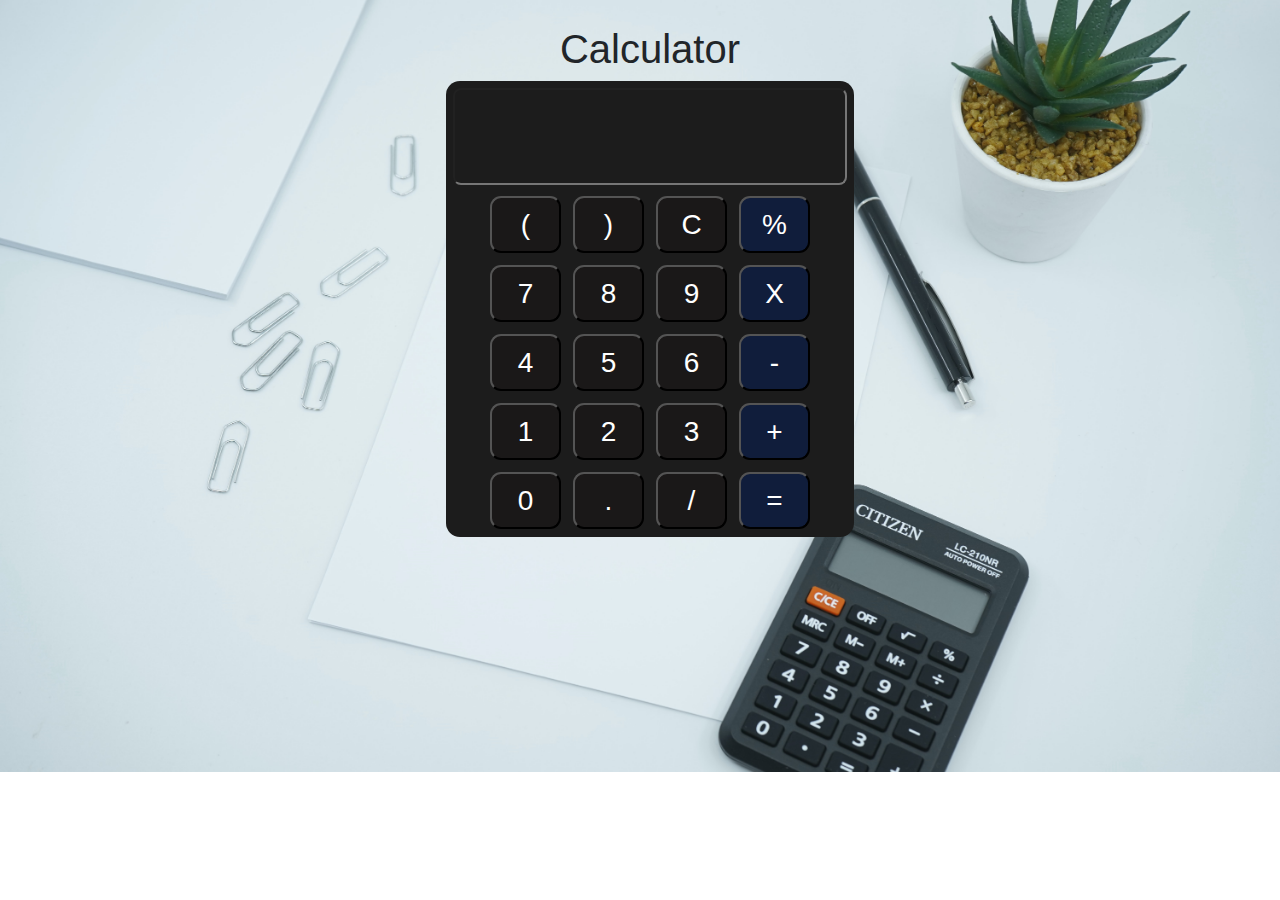
<file: calculator/index.html>
<!DOCTYPE html>
<html lang="en">
<head>
    <meta charset="UTF-8">
    <meta http-equiv="X-UA-Compatible" content="IE=edge">
    <meta name="viewport" content="width=device-width, initial-scale=1.0">
    <title>Calculator</title>


 <!-- Google Fonts -->
 <link href="https://fonts.googleapis.com/css?family=Montserrat|Ubuntu" rel="stylesheet">
 <!-- Required meta tags -->
 <meta charset="utf-8">
 <meta name="viewport" content="width=device-width, initial-scale=1, shrink-to-fit=no">
 <link rel="stylesheet" href="https://cdnjs.cloudflare.com/ajax/libs/font-awesome/4.7.0/css/font-awesome.min.css">
 <!-- Bootstrap CSS -->
 <link rel="stylesheet" href="https://cdn.jsdelivr.net/npm/bootstrap@4.0.0/dist/css/bootstrap.min.css"
   integrity="sha384-Gn5384xqQ1aoWXA+058RXPxPg6fy4IWvTNh0E263XmFcJlSAwiGgFAW/dAiS6JXm" crossorigin="anonymous">
 <link rel="stylesheet" href="style.css">








    <link rel="stylesheet" href="style.css">
</head>
<body >
   
    <div class="container">
        <h1>Calculator</h1>
        <div class="calculator">
        <input type="text" name="screen" id="screen">
        <table>
        <tr>
            <td><button>(</button></td>
            <td><button>)</button></td>
            <td><button>C</button></td>
            <td><button class="clr">%</button></td>
        </tr>

        <tr>
            <td><button>7</button></td>
            <td><button>8</button></td>
            <td><button>9</button></td>
            <td><button class="clr">X</button></td>
        </tr>

        <tr>
            <td><button>4</button></td>
            <td><button>5</button></td>
            <td><button>6</button></td>
            <td><button class="clr">-</button></td>
        </tr>
        <tr>
            <td><button>1</button></td>
            <td><button>2</button></td>
            <td><button>3</button></td>
            <td><button class="clr">+</button></td>
        </tr>
        <tr>
            <td><button>0</button></td>
            <td><button>.</button></td>
            <td><button>/</button></td>
            <td><button class="clr">=</button></td>
        </tr>
    </table>
</div>
    </div>
</body>
<script src="logic.js"></script>
</html>
</file>
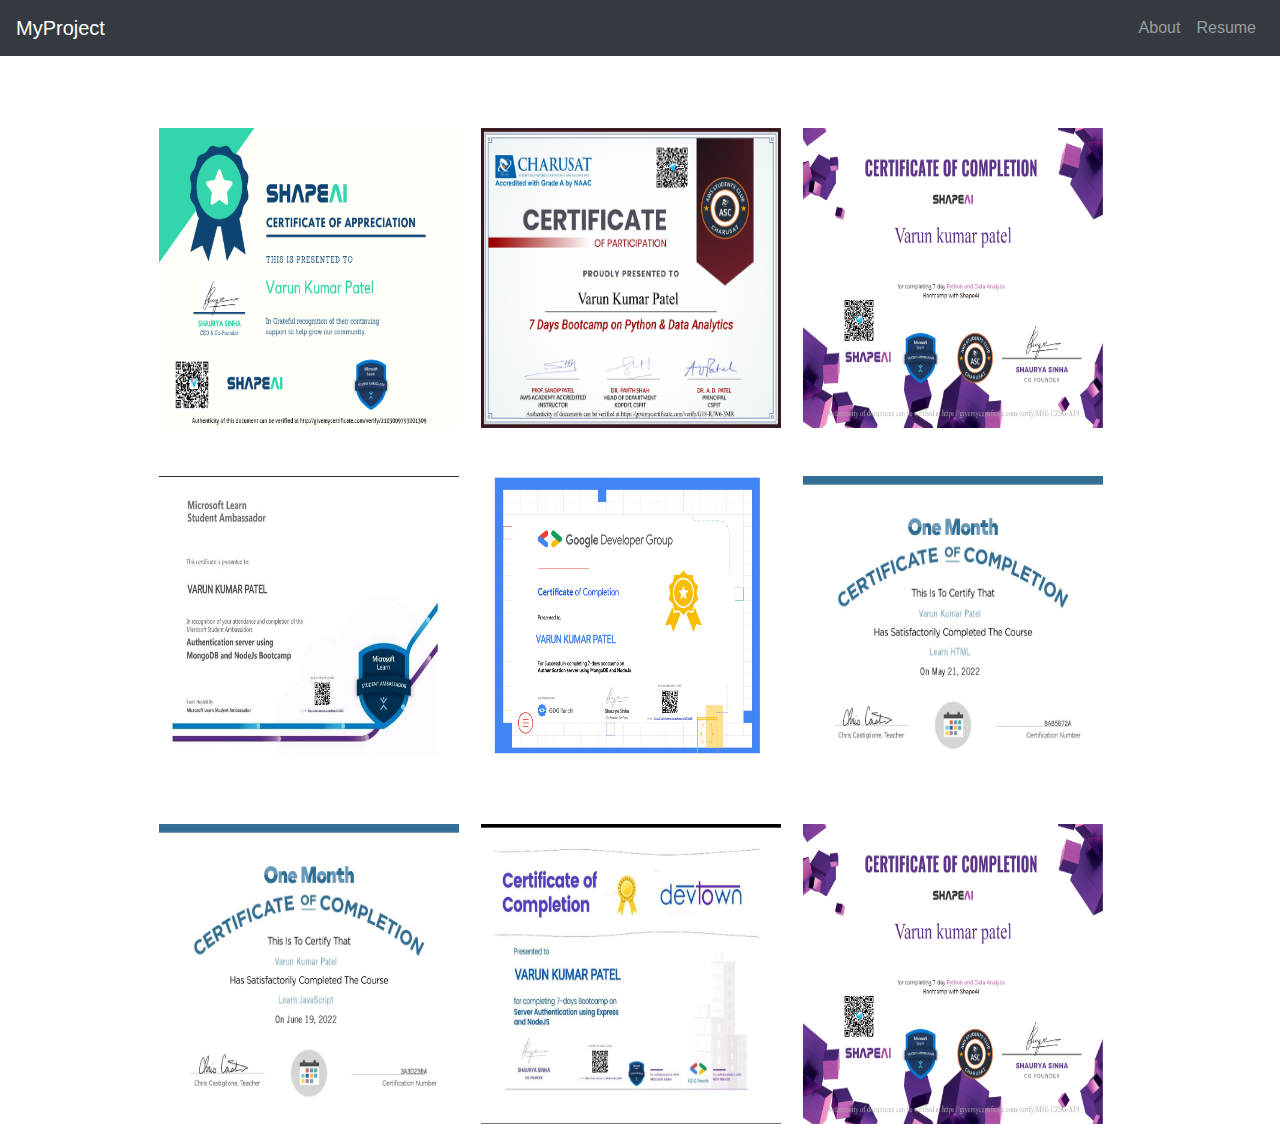
<file: certificate/index.html>
<html lang="en">
<head>
   
    <title>My certificates</title>
    <link rel="stylesheet" href="style.css">
    <!-- Google Fonts -->
  <link href="https://fonts.googleapis.com/css?family=Montserrat|Ubuntu" rel="stylesheet">
  <!-- Required meta tags -->
  <meta charset="utf-8">
  <meta name="viewport" content="width=device-width, initial-scale=1, shrink-to-fit=no">
  <link rel="stylesheet" href="https://cdnjs.cloudflare.com/ajax/libs/font-awesome/4.7.0/css/font-awesome.min.css">
  <!-- Bootstrap CSS -->
  <link rel="stylesheet" href="https://cdn.jsdelivr.net/npm/bootstrap@4.0.0/dist/css/bootstrap.min.css"
    integrity="sha384-Gn5384xqQ1aoWXA+058RXPxPg6fy4IWvTNh0E263XmFcJlSAwiGgFAW/dAiS6JXm" crossorigin="anonymous">
</head>
<body> 

    <nav class="navbar navbar-expand-lg navbar-dark bg-dark">
        <a class="navbar-brand" href="index.html">MyProject</a>
        <button class="navbar-toggler" type="button" data-toggle="collapse" data-target="#navbarTogglerDemo02"
          aria-controls="navbarTogglerDemo02" aria-expanded="false" aria-label="Toggle navigation">
          <span class="navbar-toggler-icon"></span>
        </button>
    
        <div class="collapse navbar-collapse" id="navbarTogglerDemo02">
          <ul class="navbar-nav ml-sm-auto">
            
            <li class="nav-item ">
              <a class="nav-link" href="../about.html">About</a>
            </li>
            <li class="nav-item">
              <a class="nav-link"
                href="https://www.canva.com/design/DAFH4LChor8/7iesrA_o1O-Igre_TI-U2w/view?utm_content=DAFH4LChor8&utm_campaign=designshare&utm_medium=link&utm_source=publishsharelink">Resume</a>
            </li>
            
        </li>
        </ul>
    
        </div>
      </nav>
      <br><br><br>



   
    <div id="acheivment" align="center">
<img src="ShapeAI.png" height="300px"width="300px" alt="">&nbsp;&nbsp;&nbsp;&nbsp;
<img src="event1.jpg" height="300px"width="300px" alt="">&nbsp;&nbsp;&nbsp;&nbsp;
<img src="event.png"  height="300px"width="300px"alt="">&nbsp;&nbsp;&nbsp;&nbsp;
<br><br><br>

<img src="microsoft.jpeg" height="300px"width="300px" alt="">&nbsp;&nbsp;&nbsp;&nbsp;
<img src="varun google web-001.jpg" height="300px"width="300px" alt="">&nbsp;&nbsp;&nbsp;&nbsp;
<img src="varun html-001.jpg"  height="300px"width="300px"alt="">&nbsp;&nbsp;&nbsp;&nbsp;
  <br><br><br>
  <img src="varun javascript-001.jpg" height="300px"width="300px" alt="">&nbsp;&nbsp;&nbsp;&nbsp;
<img src="WhatsApp Image 2022-09-22 at 10.53.27 AM.jpeg" height="300px"width="300px" alt="">&nbsp;&nbsp;&nbsp;&nbsp;
<img src="event.png"  height="300px"width="300px"alt="">&nbsp;&nbsp;&nbsp;&nbsp;
    </div>
    </div>
</body>
</html>
</file>
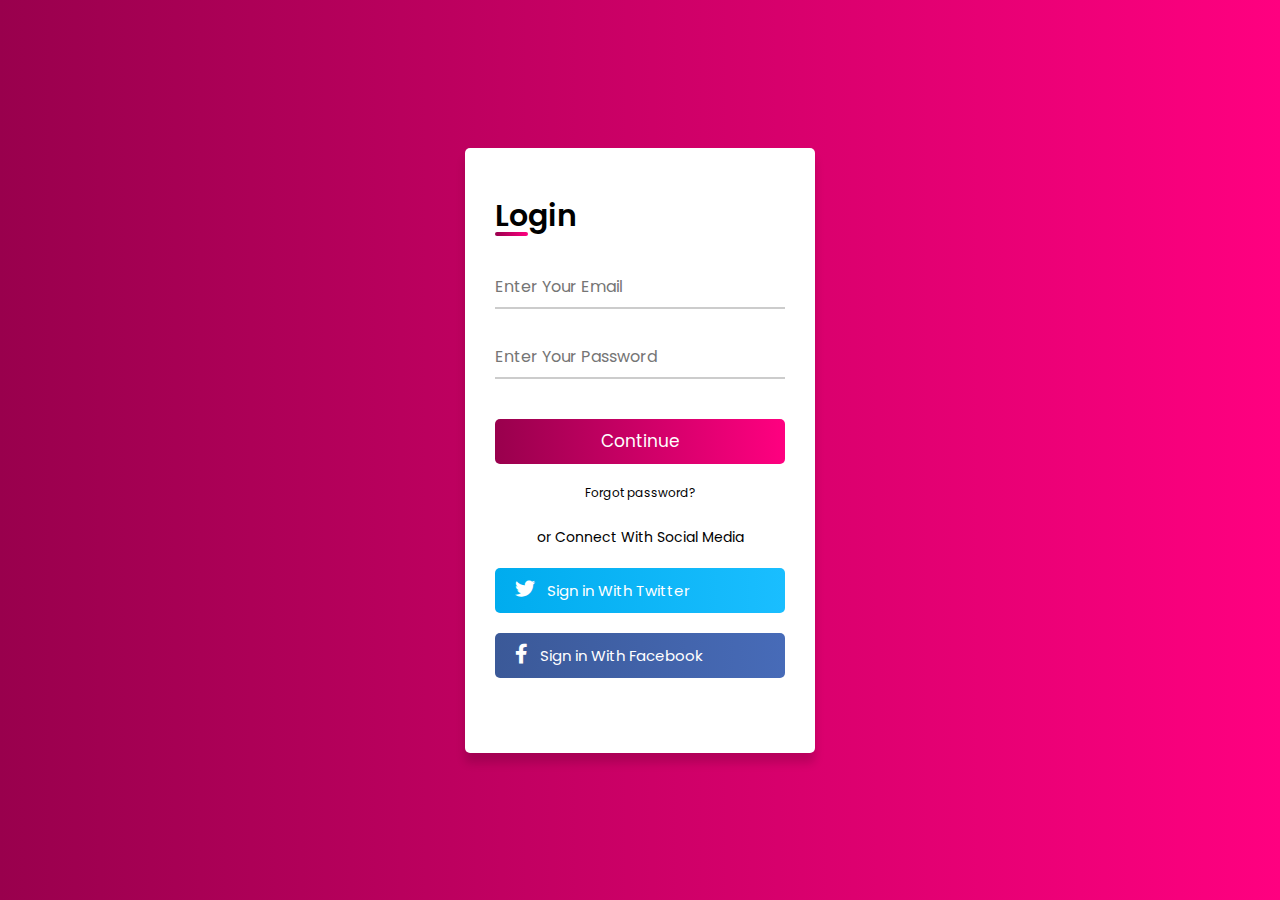
<file: login page/index.html>
<!DOCTYPE html>
<html lang="en">
<head>
    <meta charset="UTF-8">
    <meta http-equiv="X-UA-Compatible" content="IE=edge">
    <meta name="viewport" content="width=device-width, initial-scale=1.0">
    <title>|| Login page||</title>
</head>
<body>
    <!DOCTYPE html>

<html lang="en" dir="ltr">
  <head>
    <meta charset="UTF-8">
    <!---<title> Responsive Login Form | CodingLab </title>--->
    <link rel="stylesheet" href="style.css">
    <link rel="stylesheet" href="https://cdnjs.cloudflare.com/ajax/libs/font-awesome/5.15.2/css/all.min.css"/>
     <meta name="viewport" content="width=device-width, initial-scale=1.0">
  </head>
  <body>
    <div class="container">
      <form action="#">
        <div class="title">Login</div>
        <div class="input-box underline">
          <input type="text" placeholder="Enter Your Email" required>
          <div class="underline"></div>
        </div>
        <div class="input-box">
          <input type="password" placeholder="Enter Your Password" required>
          <div class="underline"></div>
        </div>
        <div class="input-box button">
          <input type="submit" name="" value="Continue">
        </div>
        <div class="forget_div">
            <a href="#">Forgot password?</a>
          </div>
      </form>
      <br>
        <div class="option">or Connect With Social Media</div>
        <div class="twitter">
          <a href="#"><i class="fab fa-twitter"></i>Sign in With Twitter</a>
        </div>
        <div class="facebook">
          <a href="#"><i class="fab fa-facebook-f"></i>Sign in With Facebook</a>
        </div>
    </div>
  </body>
</html>


</body>
</html>
</file>
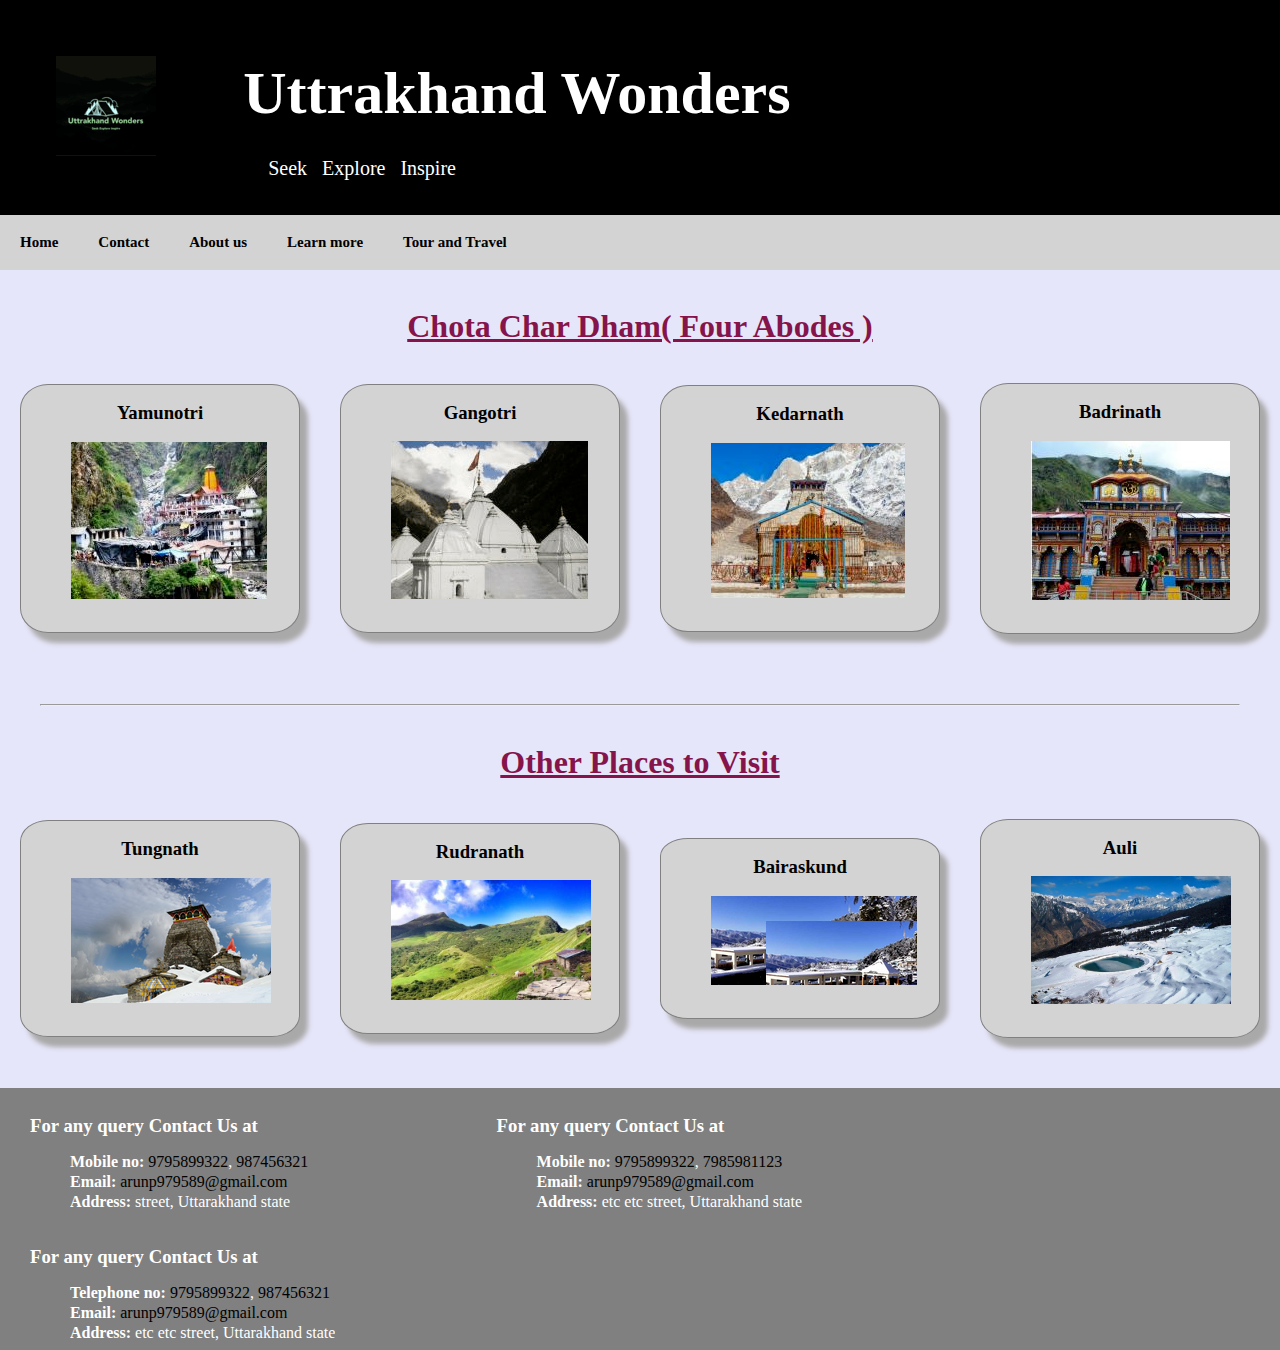
<file: uttrakhand-wonders/Index.html>
<!DOCTYPE html>
<hmtl>
	<head>
		<meta name="viewport" content="width=device-width, initial-scale=1">
		<title> || travelling||</title>
		<link rel="stylesheet" href="style.css">
	</head>
	<body>
		<header>
			<div class="row">
				<div class="col-2">
			           <div id="logo">
				           <a href="#home"><img src="images/logo.png" alt="image"></a>
			           </div>
			    </div>
			    <div class="col-10">
			            <div class="heading">
				              <h1>Uttrakhand Wonders</h1>
			                  <p class="tagline"> &nbsp &nbsp &nbspSeek &nbsp&nbspExplore &nbsp&nbspInspire</p> 
			             </div> 
			     </div>
			</div>
		</header>
    <nav >
    	<ul class="topnav" id="mytopnav">
    		<li><a href="#about">Home</a></li>
    		<li><a href="#contact">Contact</a></li>
    		<li><a href="#home">About us</a></li>
    		<li><a href="#learn more">Learn more</a></li>
    		<li><a href="#T&T">Tour and Travel</a></li>
    		<li class="icon"> <a href="javascript:void(0);" style="font-size:15px" onclick="myFunction()">&#9776;</a></li>
    	</ul>
    </nav>
    <h1 class="chardham" style="text-align:center;">Chota Char Dham( Four Abodes )</h1>
    <div>
    	<div class="row">
    		<div class="col-3">
    			<div class="box">
    				<a href="https://en.wikipedia.org/wiki/Yamunotri" style="color: black; text-decoration: none;">
    			          <h3 style="text-align: center;">Yamunotri</h3>
    			          <div class="center"><img src="images/yam.png" alt="Yamunotri"></div>
                   </a>
    			</div>
    		</div>
    		<div class="col-3">
    			<div class="box">
    				<a href="https://en.wikipedia.org/wiki/Gangotri" style="color: black; text-decoration: none;">
    				     <h3 style="text-align: center;">Gangotri</h3>
    				     <div class="center"><img src="images/gang.png" alt="Gangotri"></div>
    				 </a>
    			</div>
    		</div>
    		<div class="col-3">
    			<div class="box">
    				<a href="https://en.wikipedia.org/wiki/Kedarnath_Temple" style="color: black; text-decoration: none;">
    				     <h3 style="text-align: center;">Kedarnath</h3>
    				     <div class="center"><img src="images/kedar.png" alt="Kedarnath"></div>
    				 </a>
    			</div>
    		</div>
    		<div class="col-3">
    			<div class="box">
    				<a href="https://en.wikipedia.org/wiki/Badrinath" style="color: black; text-decoration: none;">
    				      <h3 style="text-align: center;">Badrinath</h3>
    				      <div class="center"><img src="images/badri.png" alt="Badrinath" ></div>
    				  </a>
    			</div>
    		</div>
    	</div>
    </div>

    <hr>
       <h1 class="chardham" style="text-align:center;" >Other Places to Visit</h1>
    <div>
    	<div class="row">
    		<div class="col-3">
    			<div class="box">
    				<a href="" style="color: black; text-decoration: none;">
    			          <h3 style="text-align: center;">Tungnath</h3>
    			          <div class="center"><img src="images/tung.png" alt="Yamunotri"></div>
                   </a>
    			</div>
    		</div>
    		<div class="col-3">
    			<div class="box">
    				<a href="" style="color: black; text-decoration: none;">
    				     <h3 style="text-align: center;">Rudranath</h3>
    				     <div class="center"><img src="images/rudranath.jpg"  width="200px"
							alt="Gangotri"></div>
    				 </a>
    			</div>
    		</div>
    		<div class="col-3">
    			<div class="box">
    				<a href="" style="color: black; text-decoration: none;">
    				     <h3 style="text-align: center;">Bairaskund</h3>
    				     <div class="center"><img src="images/bai.png" alt="Kedarnath"></div>
    				 </a>
    			</div>
    		</div>
    		<div class="col-3">
    			<div class="box">
    				<a href="" style="color: black; text-decoration: none;">
    				      <h3 style="text-align: center;">Auli</h3>
    				      <div class="center"><img src="images/auli.jpg" width="200px" alt="Badrinath" ></div>
    				  </a>
    			</div>
    		</div>
    	</div>
    </div>

    <footer>
    	<div class="row" style="color:white;">
    		<div class="col-4" >
    				<h3>For any query Contact Us at</h3>
    				<ul class="contact" style="list-style: none;">
    					<li><b>Mobile no:</b> <a href="Mobile number-9795899322" style="text-decoration: none; color: black;">9795899322</a>, 
    						<a href="mobile number-9795899322" style="text-decoration: none; color: black;">987456321</a></li>
    					<li><b>Email:</b><a href="arunp979589@gmail.com" style="text-decoration: none; color: black;"> arunp979589@gmail.com</a></li>
    					<li style="overflow: hidden;"><b>Address:</b> street,
    					 Uttarakhand state </li>
    					
    				</ul>
    		</div>

    		<div class="col-4" >
    				<h3>For any query Contact Us at</h3>
    				<ul class="contact" style="list-style: none;">
    					<li><b>Mobile no:</b> <a href="Mobile number-979589322" style="text-decoration: none; color: black;">9795899322</a>, 
    						<a href="Mobile number" style="text-decoration: none; color: black;">7985981123</a></li>
    					<li><b>Email:</b><a href=":varun01patel@gmail.com" style="text-decoration: none; color: black;"> arunp979589@gmail.com</a></li>
    					<li ><b>Address:</b> etc etc street,
    					Uttarakhand state </li>
    					
    				</ul>
    		</div>

    		<div class="col-4" >
    				<h3>For any query Contact Us at</h3>
    				<ul class="contact" style="list-style: none;">
    					<li><b>Telephone no:</b> <a href="Mobile number-7985981123" style="text-decoration: none; color: black;">9795899322</a>, 
    						<a href="Mobile number" style="text-decoration: none; color: black;">987456321</a></li>
    					<li><b>Email:</b><a href="varun01patel@gmail.com" style="text-decoration: none; color: black;"> arunp979589@gmail.com</a></li>
    					<li style="overflow: hidden;"><b>Address:</b> etc etc street,
    					Uttarakhand state </li>
    					
    				</ul>
    		</div>
    	</div>
    </footer>
		<script>
			function myFunction(){
                          var x= document.getElementById("mytopnav");
                          if(x.className==="topnav"){
                           x.className+=" responsive";
                      }
                         
                        else{
                        x.className="topnav";
                    }
		}
		</script>
	</body>
	</hmtl>
</file>
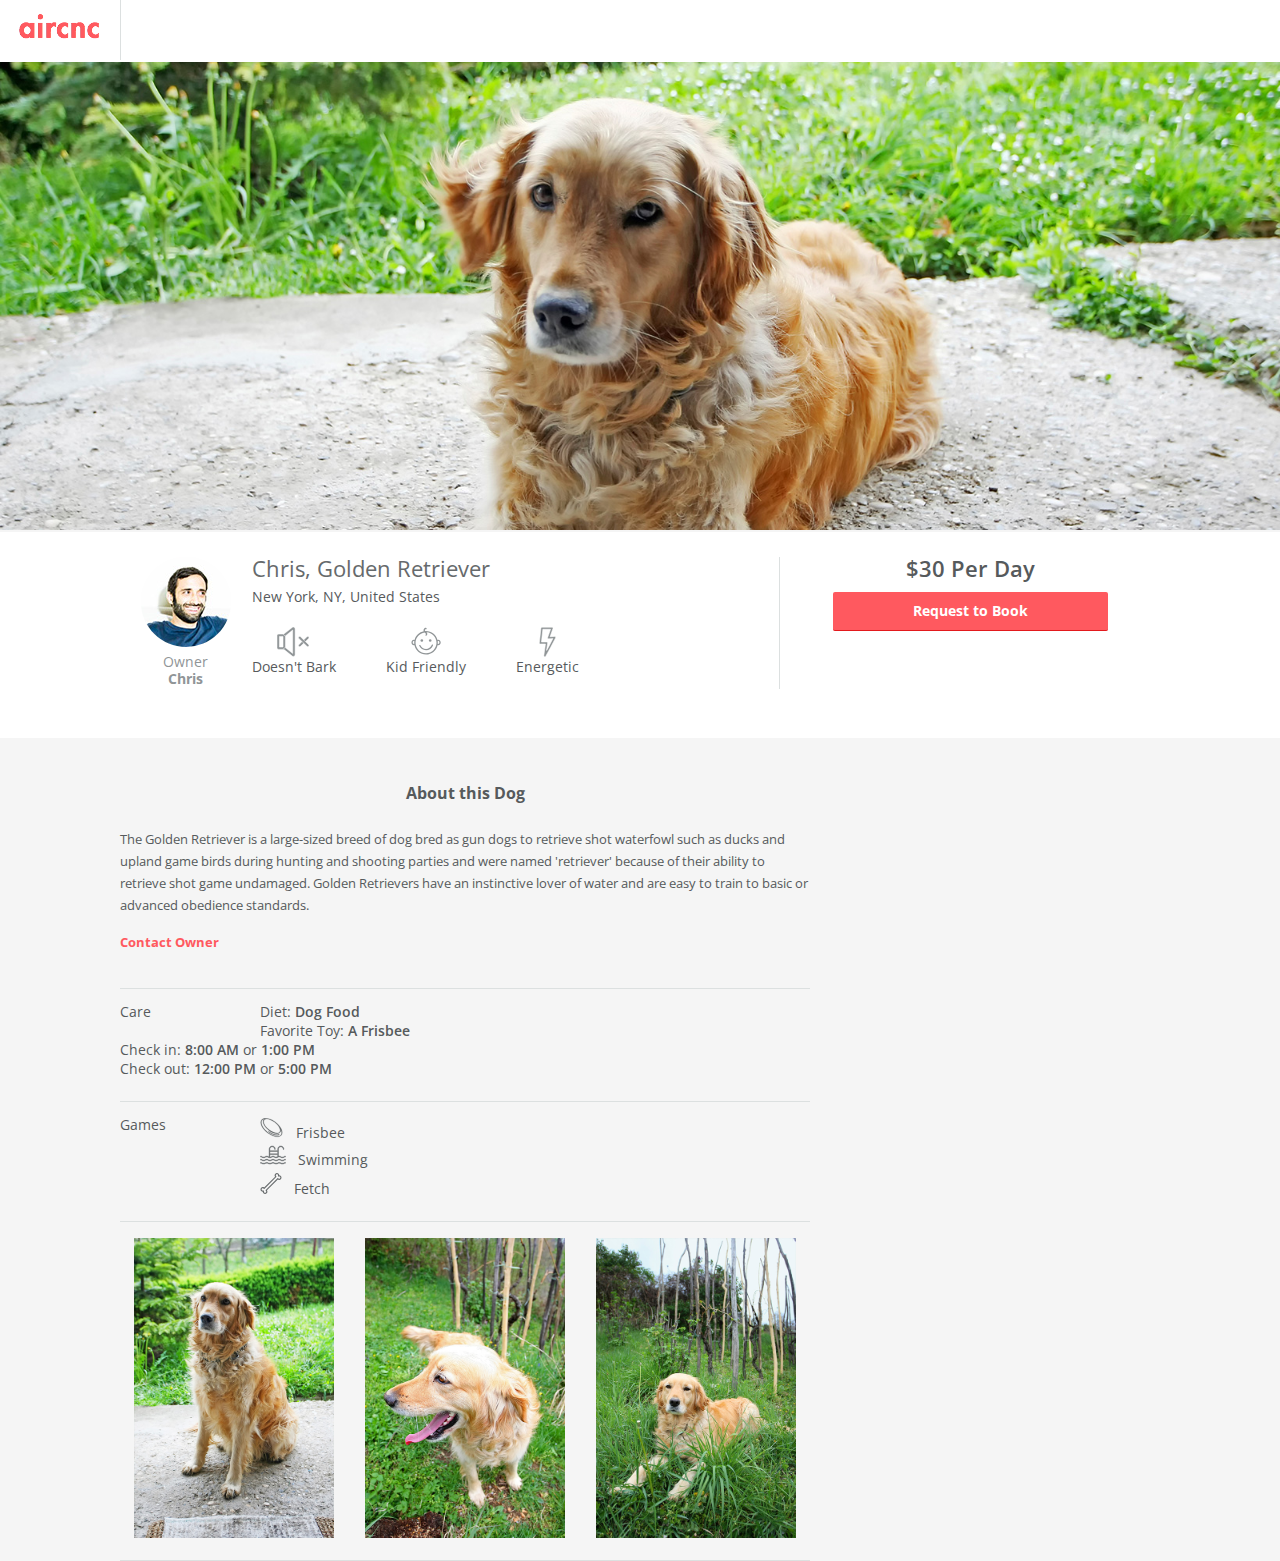
<file: html file/Dog/index.html>
<!DOCTYPE html>
<html>
<head>
  <title> Rent a Cat or Dog</title>
  <link rel="stylesheet" href="css/reset.css">
  <link rel="stylesheet" href="css/style.css">
  <meta name="description" content="AirC&amp;C is the premiere site renting cute cats and canines">
  <link href='https://fonts.googleapis.com/css?family=Open+Sans:400,700,600' rel='stylesheet' type='text/css'>
  <meta name="viewport" content="width=device-width, initial-scale=1">
</head>
<body> 
  <header>
    <img src="images/logo.png" alt="AirCnC Logo" class="logo">
  </header>

  <div class="hero">
    <img src="images/dog-hero-image.png" alt="Terry Golden Retriever">
  </div>

  <section class="clearfix info">
  	<div class="container">
  		<div class="profile column">

  			<div class="owner-details column">
  				<img src="images/chris-castiglione.png" alt="Owner image">
  				<h2 class="relationship">Owner</h2>
  				<h2 class="name">Chris</h2>
  			</div><!-- .owner-details --> 

  			<div class="clearfix pet-details column">
  				<h1>Chris, Golden Retriever</h1>
  				<p class="location">New York, NY, United States</p>
  				
  				<div class="icons column">
	  				<div class="icon">
						<img src="images/icons/mute.svg" alt="Doesn't Bark">
						<h5>Doesn't Bark</h5>
					</div><!-- .icon --> 

					<div class="icon">
	  					<img src="images/icons/baby.svg" alt="Kid Friendly">
	  					<h5>Kid Friendly</h5>
	  				</div><!-- .icon --> 

	  				<div class="icon">
	  					<img src="images/icons/lightning.svg" alt="Energetic">
	  					<h5>Energetic</h5>
	  				</div><!-- .icon --> 
	  			</div>

  			</div><!-- .pet-details --> 
  		</div><!-- .profile --> 

  		<div class="booking column">
  			<h2>$30 <span class="time">Per Day</span></h2>
  			<a href="#" class="button">Request to Book</a>
  		</div><!-- .booking --> 
  	</div><!-- .container --> 
  </section><!-- .info --> 


  <div class="details">
    <div class="container">
      <div class="column main">
        <section class="about">
          <h3>About this Dog</h3>

          <p>
            The Golden Retriever is a large-sized breed of dog bred as gun dogs to retrieve shot waterfowl such as ducks and upland game birds during hunting and shooting parties and were named 'retriever' because of their ability to retrieve shot game undamaged. Golden Retrievers have an instinctive lover of water and are easy to train to basic or advanced obedience standards.
          </p>

          <a href="#" class="contact">Contact Owner</a>
        </section>

        <section class="care clearfix">
          <div class="column">
            <h4>Care</h4>
          </div>

          <div class="column">
            <div class="likes">
              <ul>
                <li>
                  Diet: <strong>Dog Food</strong>
                </li>
                <li>
                  Favorite Toy: <strong>A Frisbee</strong>
                </li>
              </ul>
            </div><!-- likes -->
          </div>

          <div class="column">
            <div class="check-in-out">
              <ul>
                <li>
                  Check in: <strong>8:00 AM</strong> or <strong>1:00 PM</strong>
                </li>
                <li>
                  Check out: <strong>12:00 PM</strong> or <strong>5:00 PM</strong>
                </li>
              </ul>
            </div>
          </div>
        </section>

        <section class="games clearfix">
          <div class="column">
            <h4>Games</h4>
          </div>

          <div class="column">
            <ul>
              <li>
                <img src="images/icons/frisbee.svg" alt="Frisbee">
                <span>Frisbee</span>
              </li>
              <li>
                <img src="images/icons/pool.svg" alt="Swimming">
                <span>Swimming</span>
              </li>
              <li>
                <img src="images/icons/bone.svg" alt="Fetch">
                <span>Fetch</span>
              </li>
            </ul>
          </div>
        </section>

        <section class="photos">
          <img src="images/dog-1.jpg" alt="Golden Retriever Photo 1">
          <img src="images/dog-2.jpg" alt="Golden Retriever Photo 2">
          <img src="images/dog-3.jpg" alt="Golden Retriever Photo 3">
        </section>

      </div><!-- .main -->
    </div><!-- .container --> 
  </div><!-- .details --> 
</body>
</html>
</file>
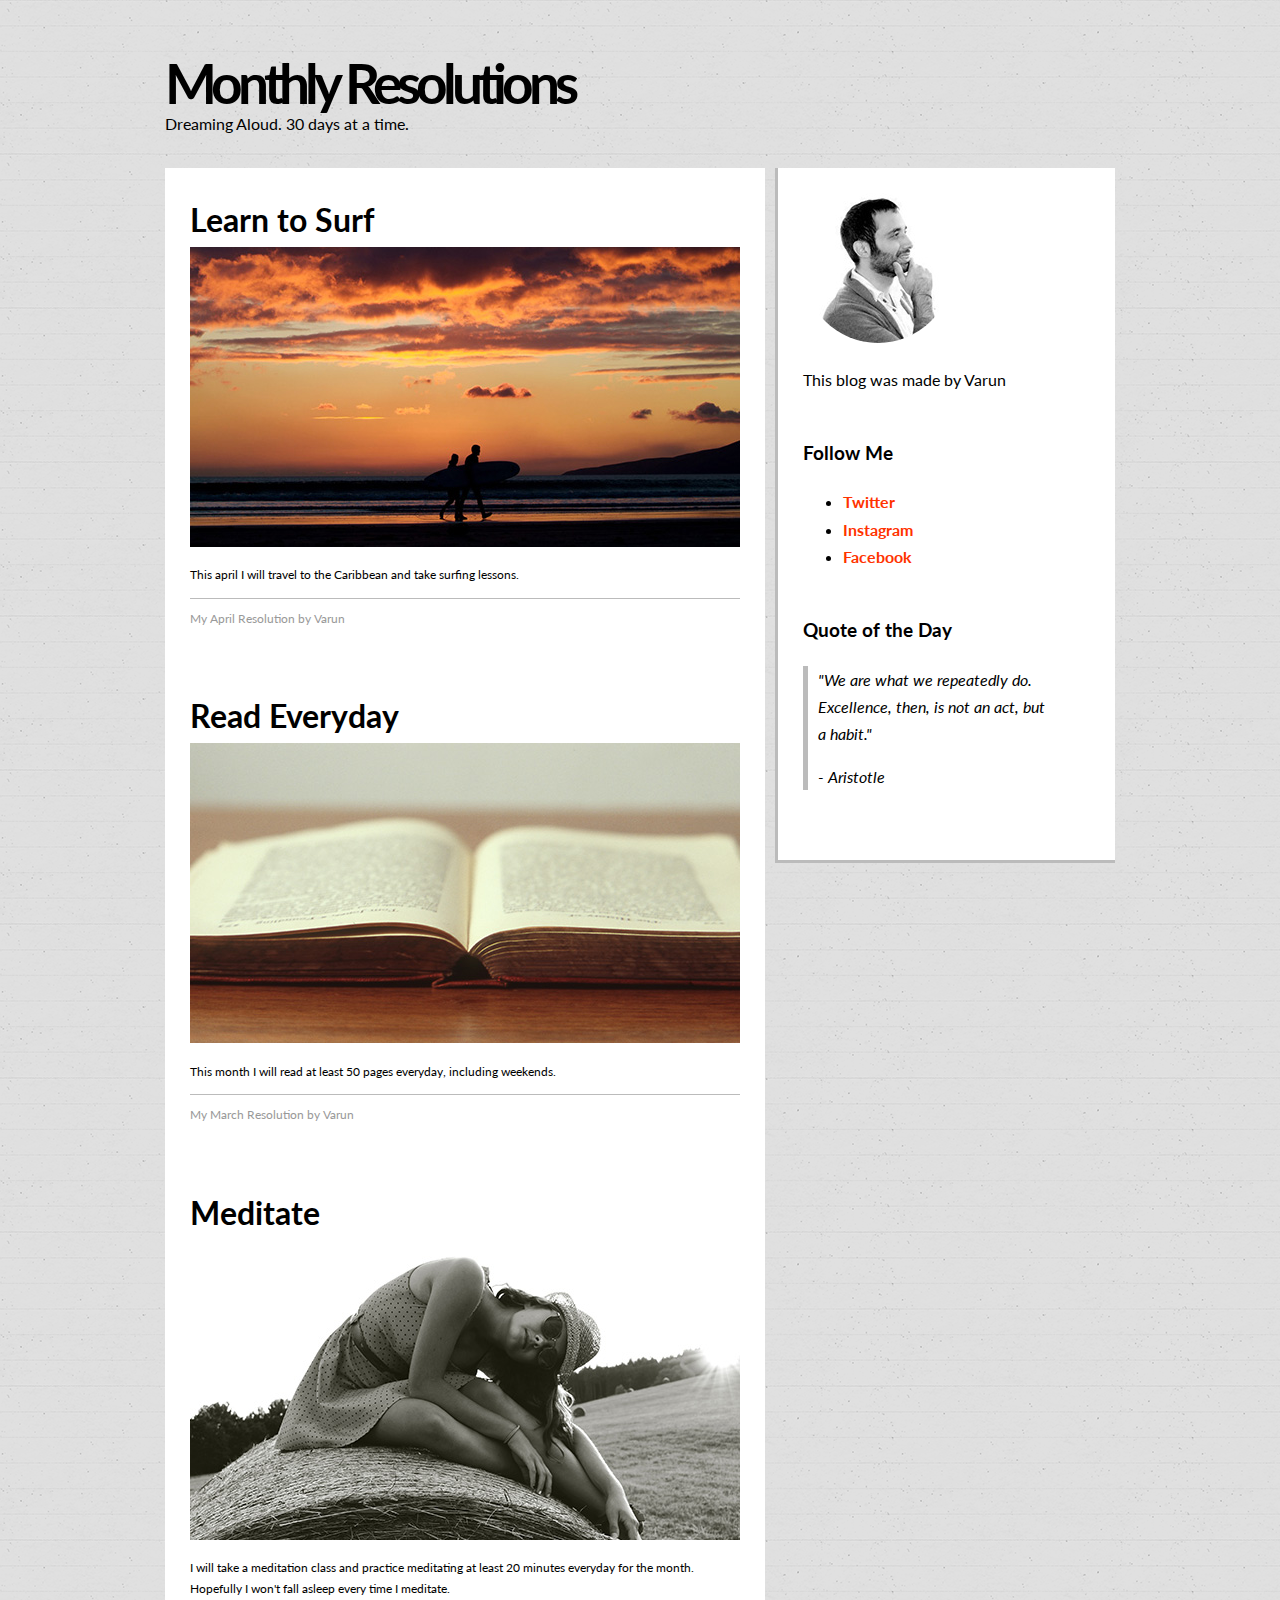
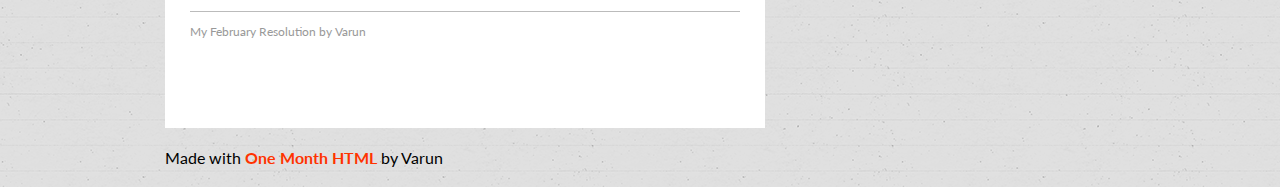
<file: html file/resolution/index.html>
<!DOCTYPE html>
<html lang="en">
  <head>
    <meta charset="utf-8">
    <meta http-equiv="X-UA-Compatible" content="IE=edge">
    <meta name="viewport" content="width=device-width, initial-scale=1">
    <meta name="description" content="">
    <meta name="author" content="Chris Castiglione, and the One Month team">
		<title>Monthly Resolutions by </title>
		<link href='http://fonts.googleapis.com/css?family=Lato' rel='stylesheet' type='text/css'>
		<link rel="stylesheet" href="css/normalize.css">
		<link rel="stylesheet" href="css/style.css">
	</head>
	<body>

		<header class="container">
			<h1>Monthly Resolutions</h1>
			<p class="tagline">Dreaming Aloud. 30 days at a time.</p>
		</header>

		<div class="container">
			<div class="main">

				<div class="post">
					<h2>Learn to Surf</h2>
					<img src="images/surfing.jpg" alt="Surfing">
					<p>This april I will travel to the Caribbean and take surfing lessons.</p>
					<div class="post-meta">My April Resolution by Varun</div>
				</div><!-- .post --> 

				<div class="post">
					<h2>Read Everyday</h2>
					<img src="images/book.jpg" alt="Open book">
					<p>This month I will read at least 50 pages everyday, including weekends.</p>
					<div class="post-meta">My March Resolution by Varun </div>
				</div><!-- .post --> 

				<div class="post">
					<h2>Meditate</h2>
					<img src="images/meditate-girl.jpg" alt="Sleepy Girl">
					<p>I will take a meditation class and practice meditating at least 20 minutes everyday for the month. Hopefully I won't fall asleep every time I meditate.</p>
					<div class="post-meta">My February Resolution by Varun</div>
				</div><!-- .post --> 

			</div><!-- .main --> 

			<div class="sidebar">

				<div class="widget">
					<img src="images/chris-castiglione.jpg" alt="Chris Castiglione" width="150">
					<p>This blog was made by Varun</p>
				</div><!-- .widget --> 

				<div class="widget">
					 <h3>Follow Me</h3>
					 <ul>
					 	<li><a href="http://www.twitter.com" target="_blank">Twitter</a></li>
					 	<li><a href="http://instagram.com" target="_blank">Instagram</a></li>
					 	<li><a href="https://www.facebook.com" target="_blank">Facebook</a></li>
					 </ul>
				</div><!-- .widget --> 

				<div class="widget">
					 <h3>Quote of the Day</h3>
					 <blockquote><p>"We are what we repeatedly do. Excellence, then, is not an act, but a habit."</p>- Aristotle</blockquote>
				</div><!-- .widget --> 

			</div><!-- .sidebar --> 

			<div class="clear"></div>

			<footer>
					<p>Made with <a href="http://www.onemonthtml.com" target="_blank">One Month HTML</a> by Varun</p>
			</footer>

		</div><!-- .container --> 
	</body>
</html>
</file>
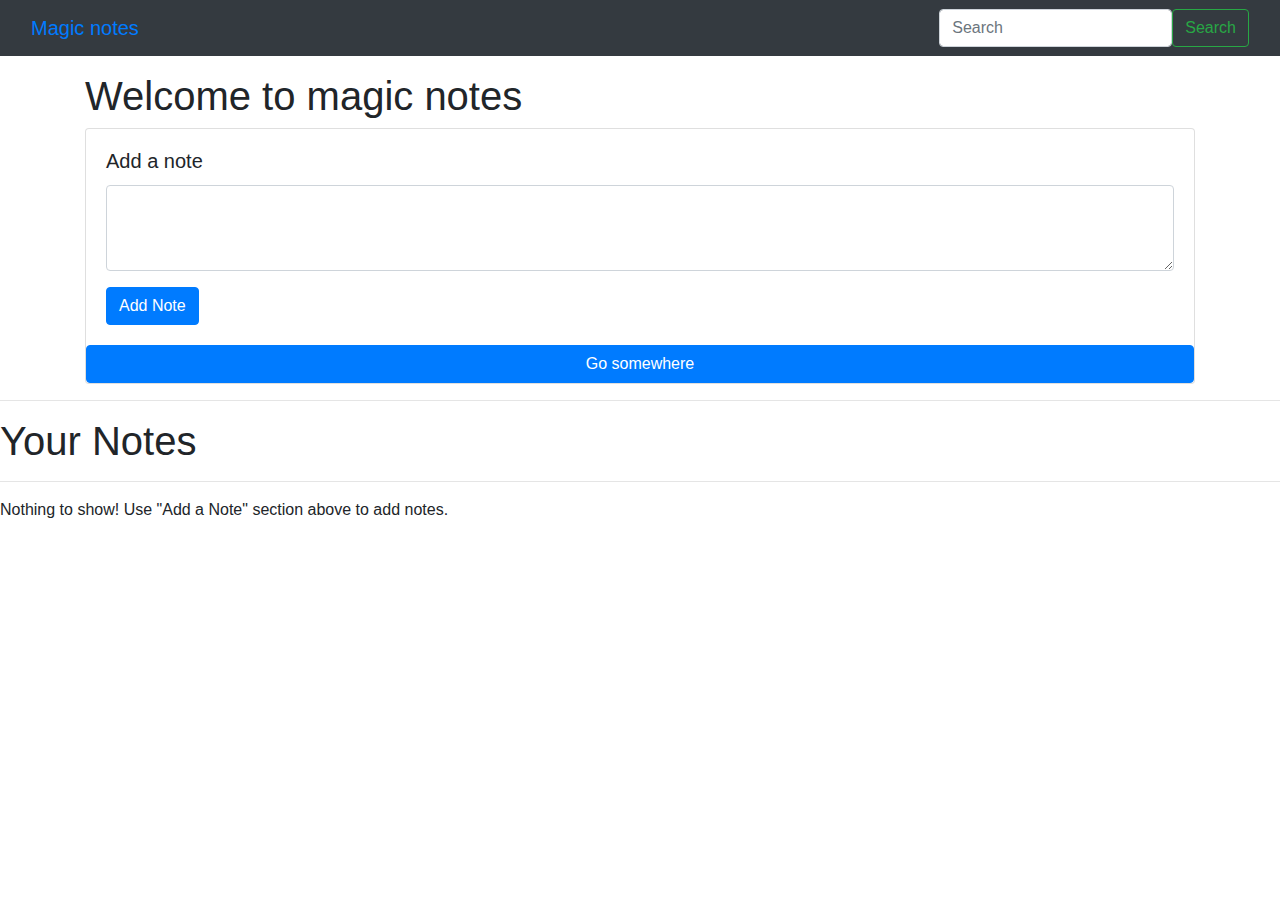
<file: javascript/notes website/index.html>
<!DOCTYPE html>
<html lang="en">

<head>
    <meta charset="UTF-8">
    <meta http-equiv="X-UA-Compatible" content="IE=edge">
    <meta name="viewport" content="width=device-width, initial-scale=1.0">
    <title> || Magic notes||</title>

    <link rel="stylesheet" href="https://stackpath.bootstrapcdn.com/bootstrap/4.3.1/css/bootstrap.min.css"
        integrity="sha384-ggOyR0iXCbMQv3Xipma34MD+dH/1fQ784/j6cY/iJTQUOhcWr7x9JvoRxT2MZw1T" crossorigin="anonymous">

</head>

<body>
    <nav class="navbar navbar-expand-lg bg-dark">
        <div class="container-fluid">
            <a class="navbar-brand" href="#">Magic notes</a>
            <button class="navbar-toggler" type="button" data-bs-toggle="collapse"
                data-bs-target="#navbarSupportedContent" aria-controls="navbarSupportedContent" aria-expanded="false"
                aria-label="Toggle navigation">
                <span class="navbar-toggler-icon"></span>
            </button>
            </ul>
            <form class="d-flex" role="search">
                <input class="form-control me-2" type="search" placeholder="Search" aria-label="Search">
                <button class="btn btn-outline-success" type="submit">Search</button>
            </form>
        </div>
        </div>
    </nav>
    <div class="container my-3">
        <h1>Welcome to magic notes</h1>
        <div class="card">

            <div class="card-body">
                <h5 class="card-title">Add a note</h5>

                <div class="form-group">
                    <textarea class="form-control" id="addTxt" rows="3"></textarea>
                </div>
                <button class="btn btn-primary" id="addBtn">Add Note</button>
            </div>
            <button class="btn btn-primary">Go somewhere</a>
        </div>
    </div>
    <hr>
    <h1>Your Notes</h1>
    <hr>
    <div id="notes" class="row container-fluid">

        <div class="  notecard mx-2 my-2 card" style="width: 18rem;">

            <div class="card-body">
                <h5 class="card-title">Add a note</h5>

                <div class="form-group">
                    <textarea class="form-control" id="addTxt" rows="3"></textarea>
                </div>
                <button class="btn btn-primary" id="addBtn">Add Note</button>
            </div>
            <button class="btn btn-primary">delete note8</a>
        </div>


    </div>
    </div>



    <script src="https://code.jquery.com/jquery-3.3.1.slim.min.js"
        integrity="sha384-q8i/X+965DzO0rT7abK41JStQIAqVgRVzpbzo5smXKp4YfRvH+8abtTE1Pi6jizo"
        crossorigin="anonymous"></script>
    <script src="https://cdnjs.cloudflare.com/ajax/libs/popper.js/1.14.7/umd/popper.min.js"
        integrity="sha384-UO2eT0CpHqdSJQ6hJty5KVphtPhzWj9WO1clHTMGa3JDZwrnQq4sF86dIHNDz0W1"
        crossorigin="anonymous"></script>
    <script src="https://stackpath.bootstrapcdn.com/bootstrap/4.3.1/js/bootstrap.min.js"
        integrity="sha384-JjSmVgyd0p3pXB1rRibZUAYoIIy6OrQ6VrjIEaFf/nJGzIxFDsf4x0xIM+B07jRM"
        crossorigin="anonymous"></script>
    <script src="tut1.js"></script>
</body>

</html>
</file>
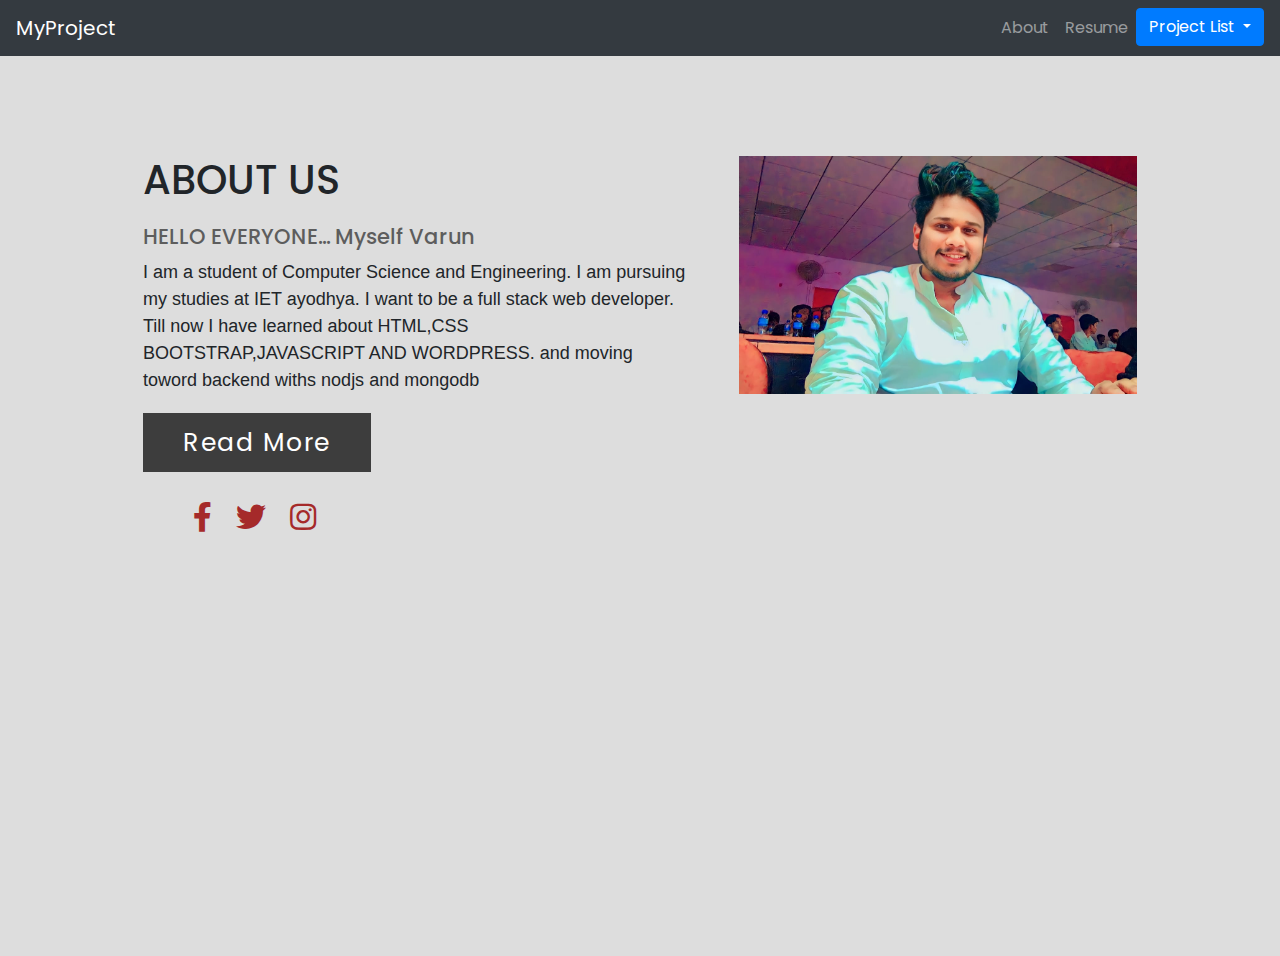
<file: about.html>
<!DOCTYPE html>
<html>
<head>
	<title>About Us</title>
	<meta charset="utf-8">
	<meta name="viewport" content="width=device-width, initial-scale=1.0">

	<link rel="stylesheet" href="https://cdnjs.cloudflare.com/ajax/libs/font-awesome/4.7.0/css/font-awesome.min.css">
    <!-- Bootstrap CSS -->
    <link rel="stylesheet" href="https://cdn.jsdelivr.net/npm/bootstrap@4.0.0/dist/css/bootstrap.min.css"
        integrity="sha384-Gn5384xqQ1aoWXA+058RXPxPg6fy4IWvTNh0E263XmFcJlSAwiGgFAW/dAiS6JXm" crossorigin="anonymous">
	<link rel="stylesheet" href="https://pro.fontawesome.com/releases/v5.10.0/css/all.css">
	<link rel="stylesheet" type="text/css" href="about.css">
</head>	
<body>




	<nav class="navbar navbar-expand-lg navbar-dark bg-dark">
		<a class="navbar-brand" href="Master.html">MyProject</a>
		<button class="navbar-toggler" type="button" data-toggle="collapse" data-target="#navbarTogglerDemo02"
		  aria-controls="navbarTogglerDemo02" aria-expanded="false" aria-label="Toggle navigation">
		  <span class="navbar-toggler-icon"></span>
		</button>
	
		<div class="collapse navbar-collapse" id="navbarTogglerDemo02">
		  <ul class="navbar-nav ml-sm-auto">
			<li class="nav-item ">
			  <a class="nav-link" href="about.html">About</a>
			</li>
			<li class="nav-item">
			  <a class="nav-link"
				href="https://www.canva.com/design/DAFH4LChor8/7iesrA_o1O-Igre_TI-U2w/view?utm_content=DAFH4LChor8&utm_campaign=designshare&utm_medium=link&utm_source=publishsharelink">Resume</a>
			</li>
			<li class="nav-item">
			  <div class="dropdown">
				<button class="btn btn-primary dropdown-toggle" type="button" data-toggle="dropdown">Project List
				  <span class="caret"></span></button>
				<ul class="dropdown-menu">
				  <li><a href="login page/index.html">Login page</a></li>
				  <li><a href="javascript/Spotify Clone online/index.html">Music appliation</a></li>
				  <li><a href="javascript/notes website/index.html">Notes application</a></li>
				  <li><a href="html file/Dog/index.html">Rent a Dog website</a></li>
				  <li><a href="calculator/index.html">Calculator</a></li>
				  <li><a href="TinDog Website/index.html">Dogs dating site</a></li>
				</ul>
			  </div>
		</div>
		</li>
		</ul>
	
		</div>
	  </nav>









	<div class="section">
		<div class="container">
			<div class="content-section">
				<div class="title">
					<h1>About Us</h1>
				</div>
				<div class="content">
					<h3> HELLO EVERYONE... Myself Varun</h3>
					<p>I am a student of Computer Science and Engineering. I am pursuing my studies at IET ayodhya.
						I want to be a full stack web developer. Till now I have learned about HTML,CSS BOOTSTRAP,JAVASCRIPT AND WORDPRESS.
						and moving toword backend withs nodjs and mongodb
					</p>
					<div class="button">
						<a href="">Read More</a>
					</div>
				</div>
				<div class="social">
					<a href=""><i class="fab fa-facebook-f"></i></a>
					<a href=""><i class="fab fa-twitter"></i></a>
					<a href=""><i class="fab fa-instagram"></i></a>
				</div>
			</div>
			<div class="image-section">
				<img src="picture/varun.jpeg">
			</div>
		</div>
	</div>



	<script src="https://code.jquery.com/jquery-3.2.1.slim.min.js"
	integrity="sha384-KJ3o2DKtIkvYIK3UENzmM7KCkRr/rE9/Qpg6aAZGJwFDMVNA/GpGFF93hXpG5KkN"
	crossorigin="anonymous"></script>
<script src="https://cdn.jsdelivr.net/npm/popper.js@1.12.9/dist/umd/popper.min.js"
	integrity="sha384-ApNbgh9B+Y1QKtv3Rn7W3mgPxhU9K/ScQsAP7hUibX39j7fakFPskvXusvfa0b4Q"
	crossorigin="anonymous"></script>
<script src="https://cdn.jsdelivr.net/npm/bootstrap@4.0.0/dist/js/bootstrap.min.js"
	integrity="sha384-JZR6Spejh4U02d8jOt6vLEHfe/JQGiRRSQQxSfFWpi1MquVdAyjUar5+76PVCmYl"
	crossorigin="anonymous"></script>
	
</body>
</html>
</file>
<file: calculator/style.css>
body{
    background: url('bg4.jpg');
background-repeat: no-repeat;
background-size: cover;
background-position: center;
height: 665px;
width: 1300px;
}

.container {
    text-align: center;
    margin-top: 25px;
}

table {
    margin: auto;
}

input {
    font-size: 30px;

border-radius: 8px;
height: 97px;
background-color: #1c1c1c;
color: white;
margin: 5px;
}

button {
    font-size: 28px;
background-color: #1a1818;
width: 71px;
height: 57px;
border-radius: 11px;
margin: 5px;
color: white;
  }
.calculator{
    display: inline-block;
    background-color: #1c1c1c;
    padding: 2px;
    border-radius: 14px;
  }

  .clr{
    background-color: #101d3b;
  }
</file>
<file: certificate/style.css>
#acheivment:hover{
    transform: scale (1.5);
}
img:hover {
    transform: scale (1.5);
}
.dropdown-menu li {
    text-decoration: none;
    color: #000;
    background-color: #343a40;
}
.dropdown-menu li a{
    text-decoration: none;
    color: white;
    font-family: "Montserrat";
    
}
 .dropdown-menu li a:hover {
    background-color: rgb(162, 15, 15);
    }
</file>
<file: login page/style.css>
@import url('https://fonts.googleapis.com/css2?family=Poppins:wght@200;300;400;500;600;700&display=swap');
@import url('https://fonts.googleapis.com/css2?family=Poppins:wght@200;300;400;500;600;700&display=swap');
*{
  margin: 0;
  padding: 0;
  box-sizing: border-box;
  font-family: 'Poppins',sans-serif;
}
html, body{
  display: grid;
  height: 100vh;
  width: 100%;
  place-items: center;
  background: linear-gradient(to right, #99004d 0%, #ff0080 100%);
}
::selection{
  background: #ff80bf;

}
.container{
  background: #fff;
  max-width: 350px;
  width: 100%;
  padding: 25px 30px;
  border-radius: 5px;
  box-shadow: 0 10px 10px rgba(0, 0, 0, 0.15);
}
.container form .title{
  font-size: 30px;
  font-weight: 600;
  margin: 20px 0 10px 0;
  position: relative;
}
.container form .title:before{
  content: '';
  position: absolute;
  height: 4px;
  width: 33px;
  left: 0px;
  bottom: 3px;
  border-radius: 5px;
  background: linear-gradient(to right, #99004d 0%, #ff0080 100%);
}
.container form .input-box{
  width: 100%;
  height: 45px;
  margin-top: 25px;
  position: relative;
}
.container form .input-box input{
  width: 100%;
  height: 100%;
  outline: none;
  font-size: 16px;
  border: none;
}
.container form .underline::before{
  content: '';
  position: absolute;
  height: 2px;
  width: 100%;
  background: #ccc;
  left: 0;
  bottom: 0;
}
.container form .underline::after{
  content: '';
  position: absolute;
  height: 2px;
  width: 100%;
  background: linear-gradient(to right, #99004d 0%, #ff0080 100%);
  left: 0;
  bottom: 0;
  transform: scaleX(0);
  transform-origin: left;
  transition: all 0.3s ease;
}
.container form .input-box input:focus ~ .underline::after,
.container form .input-box input:valid ~ .underline::after{
  transform: scaleX(1);
  transform-origin: left;
}
.container form .button{
  margin: 40px 0 20px 0;
}
.container .input-box input[type="submit"]{
  background: linear-gradient(to right, #99004d 0%, #ff0080 100%);
  font-size: 17px;
  color: #fff;
  border-radius: 5px;
  cursor: pointer;
  transition: all 0.3s ease;
}
.forget_div {
  font-family: 'Courier New', Courier, monospace;
  font-size: 12px;
  text-align: center;
}
.forget_div a{
  text-decoration: none;
  color: black;
}

.container .input-box input[type="submit"]:hover{
  letter-spacing: 1px;
  background: linear-gradient(to left, #99004d 0%, #ff0080 100%);
}
.container .option{
  font-size: 14px;
  text-align: center;
}
.container .facebook a,
.container .twitter a{
  display: block;
  height: 45px;
  width: 100%;
  font-size: 15px;
  text-decoration: none;
  padding-left: 20px;
  line-height: 45px;
  color: #fff;
  border-radius: 5px;
  transition: all 0.3s ease;
}

.container .facebook i,
.container .twitter i{
  padding-right: 12px;
  font-size: 20px;
}
.container .twitter a{
  background: linear-gradient(to right,  #00acee 0%, #1abeff 100%);
  margin: 20px 0 15px 0;
}
.container .twitter a:hover{
  background: linear-gradient(to left,  #00acee 0%, #1abeff 100%);
  margin: 20px 0 15px 0;
}
.container .facebook a{
  background: linear-gradient( to right,  #3b5998 0%, #476bb8 100%);
  margin: 20px 0 50px 0;
}
.container .facebook a:hover{
  background: linear-gradient( to left,  #3b5998 0%, #476bb8 100%);
  margin: 20px 0 50px 0;
}
</file>
<file: uttrakhand-wonders/style.css>
/*######## header & footer ##########*/
header{
	width:100%;
	background-color: black;
}
header #logo{

		padding: 28px;
		margin: 28px;
	}

.heading{
	clear:both;
	margin-left:20px;
	color:white;
	font-size: 30px;
	padding: 10px;
}
.row .col-10 .tagline {
	font-size: 20px;
	line-height: 0.5;

}


/*##################### Custom Styles #####################*/
body {
	line-height: 1;
	margin:0;
	background-color: lavender;
}
nav,header,footer {
	display:block;
}

.row {
	width: 100%;
	display: flex;
	flex-wrap: wrap;
	align-items: center;
}
.row::after {
	display:table;
	clear:both;
	content: "";
}
.col-1 { width:8.33%;}
.col-2 { width:16.66%;}
.col-3 { width:25%;}
.col-4 { width:33.33%;}
.col-5 { width:41.66%;}
.col-6 { width:50%;}
.col-7 { width:58.33%;}
.col-8 { width:66.66%;}
.col-9 { width:75%;}
.col-10 { width:83.33%;}
.col-11{ width:91.66%;}
.col-12 { width:100%;}

.container{
	width:100%;
	margin:auto;
	padding-top: 4%;
	padding-bottom: 4%;
}

.topnav  {
	 list-style-type: none;
	 margin: 0;
     padding: 0;
     overflow: hidden;
     background-color:#D3D3D3;
   
}
.topnav li {
	display: inline;
	
	
	}
.topnav	 li a {
		float:left;
		text-align: center;
		padding: 20px 20px;
		display: block;
		color: black;
		text-decoration: none;
        text-align: center;
        font-size: 15px;
        font-weight: bolder;

	}
.topnav a:hover {
  background-color: gray;
}
ul.topnav li.icon{
	display: none;
}
div.row .col-3 .box{
	background-color: lightgray;
	box-sizing: border-box;
	border: 1px solid gray;
	margin: 20px;
	margin-bottom: 50px;
	box-shadow: 8px 10px 5px darkgray;
	border-radius: 10%;

}
div.row .col-3 .box .center {
          display: block;
           padding-left: 50px;
           padding-bottom: 30px;
  
}
h1.chardham{
	margin-top: 40px;
	color: #85144b;
	text-decoration: underline;
}
hr { 
  display: block;
  margin-top: 20px;
  margin-bottom: 0.5em;
  margin-left: 40px;
  margin-right: 40px;
  border-style: inset;
  border-width: 1px;
} 
div.row .col-4{
	padding-left: 30px;
	padding-right:10px;
	padding-bottom: 5px;
	padding-top: 10px;


}
ul.contact li{
	
	padding-bottom:4px;
	float: left;
}
footer{
	width:100%;
	background-color: gray;
}
/*############## MOBILE ################*/
@media screen and (max-width: 680px)
{
	.col-2, .col-10, .col-3, .col-4 {
		width:100%;
		margin:0;
		margin-bottom: 10px;
			}
	header #logo{

		padding: 8px;
		margin: 8px;
	}
	
	ul.topnav li:not(:nth-child(1))	{
		display: none;
	}
	ul.topnav li.icon{
		float: right;
		display: block;
	}
	ul.topnav.responsive .icon{
	position: absolute;
    right: 0;
    top: 0;
	}
	ul.topnav.responsive{ position: relative; }
	ul.topnav.responsive li{
		display: inline;
		float:none;
		
	}
	ul.topnav.responsive li a{
		float: none;
    	 display: block;
	 text-align:left;
	 }
	 .heading{
	clear:both;
	margin-left:8px;
	color:white;
	font-size: 20px;
	padding: 5px;
}
.row .col-10 .tagline {
	font-size: 10px;
	line-height: 0.5;

}
h1.chardham {
	font-size: 25px;
	font-weight: 900;

}
div.row .col-3 .box{
	margin-left: 70px;
	margin-bottom: 10px;
	margin-right: 70px;
	overflow: hidden;
}
div.row .col-3 .box .center {
          display: block;
           padding-left: 70px;
           padding-bottom: 10px;

}
</file>
<file: html file/Dog/css/style.css>
/*
 * General/Utility Styles
*/

* {
  -moz-box-sizing: border-box; /* Firexfox */
  -webkit-box-sizing: border-box; /* Safari/Chrome/iOS/Android */
  box-sizing: border-box; /* IE */
}



body {
  margin: 0;
  background: rgb(245, 245, 245);
  font-family: 'Open Sans', arial, sans-serif;
  font-size: 0.875rem;
  color: rgb(86, 90, 92);
}

.clearfix:after {
  content: "";
  display: table;
  clear: both;
}

a {
  font-weight: bold;
  color: rgb(255, 89, 95);
  text-decoration: none;
}

strong {
  font-weight: 600;
}


/*
 * Button styles
*/

.button {
  background: rgb(255, 89, 95);
  color: white;
  text-decoration: none;
  display: block;
  padding: 0.75rem 5rem;
  border-bottom: 1px solid rgb(227, 25, 29);
  border-radius: 2px;
  width: 95%;
  margin: 0 auto;
}


/*
 * Heading 
*/

h1 {
  font-size: 1.375rem; /* 22px / 16px */
  color: #666A6C;
}



/*
 * Header and .hero Styles
*/

header {
  background: #FFF;
}

header .logo {
  border-right: 1px solid #DCE0E0;
}

.hero img {
  width: 100%;
}



/*
 * Info
*/

.info {
  background: #FFF;
  text-align: center;
  padding: 1.5625rem; /* 25px / 16px */
}

.info h1 {
  margin-bottom: .3125rem; /* 5px / 16px */
}

.info .profile {
  margin-bottom: 1.5rem; /* 24px / 16px */
}

.info .owner-details img {
  border-radius: 50%;
  margin-bottom: .375rem; /* 6px / 16px */
}
.info h2.relationship, .info h2.name {
  color: #909597;
  margin-bottom:.1875rem; /* 3px / 16px */
}

.info h2.name {
  font-weight: bold;
}

.info p.location {
  margin-bottom: 1.25rem; /* 20px / 16px */
}

.info .icon {
  float: left;
  width: 33.3%;
}

.info .icon img {
  height: 30px;
  margin-bottom: .1875rem; /* 3px / 16px */
}

.info .booking h2 {
  font-weight: 600;
  font-size: 1.375rem; /* 22px / 16px */
  margin-bottom: .8125rem; /* 3px / 16px */
}

.info h2.price time {
  font-size: 1rem; /* 16px / 16px */
}


/*
 * Details styles
*/

.details {
  padding: 1.25rem;
}

.details h3 {
  font-weight: bold;
  font-size: 1rem;
  text-align: center;
  margin: 0.5rem 0 1.5rem 0;
  color: rgb(86, 90, 92);
}

.details h4 {
  margin-bottom: 0.625rem;
}

.details li {
  margin-bottom: 0.3125rem;
}

.details section {
  border-bottom: 1px solid rgb(220, 224, 224);
  padding: 1rem 0 1.25rem 0;
}

.details .about {
  font-size: 0.8125rem;
  line-height: 1.375rem;
  text-align: center;
}

.details .about p {
  text-align: left;
}

.details .about a.contact {
  margin: 0.9375rem 0; /* 15px / 16px */
  display: block;
}

.details .photos img {
  width: 100%;
  display: block;
  margin-bottom: .5rem;
}


@media only screen and (min-width: 1060px) {


  .container {
    width: 1040px;
    margin: 0 auto;
  }

  .column {
    float: left;
  }

  .button {
    width: 275px;
    margin: auto;
  }

  .info h1 {
    margin-bottom: .6875rem;
  }

  .info h2 {
    margin-bottom: .1875rem; /* 3px / 16px */
  }

  .info .profile {
    width: 660px;
    border-right: 1px solid #DCE0E0;
  }

  .info .booking {
    width: 380px;
  }

  .info .owner-details {
    width: 20%;
  }

  .info .pet-details {
    width: 80%;
    text-align: left;
  }

  .info .pet-details .icon {
    width: inherit;
    margin-right: 50px;
  }

  .info .pet-details .icon img {
    display: block;
    margin: .1875rem auto .1875rem; /* 3px / 16px */
  }


  /*
   * .details styles
  */

  .details .main {
    width: 690px;
  }

  .details h4 {
    width: 46px;
  }

  .details .about {
    text-align: left;
  }

  .details .care .column, .details .games .column {
    margin-right: 5.9rem;
  }

  .details .games li img {
    padding-right: 0.5rem;
  }

  /*
   * photo styles
  */

  .details .photos {
    text-align: center;
  }

  .details .photos img {
    display: inline;
    width: 200px;
    margin: 0 0.85rem;
  }

  
}
</file>
<file: html file/resolution/css/style.css>
/* 
Project Name: Monthly Resolutions
Client: One Month
Author: Christopher Castig | @castig
*/


/*----------------------------------------------------------------------------- 
01=BASE   
-----------------------------------------------------------------------------*/

/* Box Model Hack */
* {
     -moz-box-sizing: border-box; /* Firexfox */
     -webkit-box-sizing: border-box; /* Safari/Chrome/iOS/Android */
     box-sizing: border-box; /* IE */
}

.clear {
	clear: both;
}

body {
	background: url('../images/notebook.png'); /* add a fallback color of #d6d6d6 */
	color: #000000;
	font-family: 'Lato', sans-serif;
	line-height: 1.7; /* line-height is unit-less */
	font-size: 100%;
}

h1 {
	letter-spacing: -5px;
	font-size: 55px;
	margin-bottom: 10px;
}

h2 {
	font-size: 32px;
	margin: 0;
}

blockquote {
	border-left: 5px #BBB solid;
	padding-left: 10px;
	margin-left: 0;
	font-style: italic;
}

a {
	color: #ff3300;
	text-decoration: none;
	font-weight: bold;
}



/*----------------------------------------------------------------------------- 
02=LAYOUT  
-----------------------------------------------------------------------------*/

.container {
	margin: 0 auto 0 auto;
	width: 950px;
}

.main {
	width: 600px;
	float: left;
	background: #FFF;
	padding: 25px;
	margin-right: 10px;
	font-size: 12px;
}

.sidebar {
	width: 340px;
	float: left;
	background: #FFF;
	padding: 25px;
	border-left: 3px solid #BBB;
	border-bottom: 3px solid #BBB;
}
	.sidebar img {
		border-radius: 300px;
	}

/*----------------------------------------------------------------------------- 
03=MAIN  
-----------------------------------------------------------------------------*/

.tagline {
	margin-top: -30px;
	margin-bottom: 30px;
}

.post {
	margin-bottom: 50px;
}

.post-meta {
color: #999;
padding: 10px 0px;
border-top: #BBB solid 1px;
}

.widget {
	margin-bottom: 45px;
}
</file>
<file: about.css>
@import url('https://fonts.googleapis.com/css2?family=Poppins:wght@200;300;400&display=swap');
*{
	margin:0px;
	padding:0px;
	box-sizing: border-box;
	font-family: 'Poppins', sans-serif;
}
.section{
	width: 100%;
	min-height: 100vh;
	background-color: #ddd;
}
.container{
	width: 80%;
	display: block;
	margin:auto;
	padding-top: 100px;
}
.content-section{
	float: left;
	width: 55%;
}
.image-section{
	float: right;
	width: 40%;
}
.image-section img{
	width: 100%;
	height: auto;
}
.content-section .title{
	text-transform: uppercase;
	font-size: 28px;
}
.content-section .content h3{
	margin-top: 20px;
	color:#5d5d5d;
	font-size: 21px;
}
.content-section .content p{
	margin-top: 10px;
	font-family: sans-serif;
	font-size: 18px;
	line-height: 1.5;
}
.content-section .content .button{
	margin-top: 30px;
}
.content-section .content .button a{
	background-color: #3d3d3d;
	padding:12px 40px;
	text-decoration: none;
	color:#fff;
	font-size: 25px;
	letter-spacing: 1.5px;
}
.content-section .content .button a:hover{
	background-color: #a52a2a;
	color:#fff;
}
.content-section .social{
	margin: 40px 40px;
}
.content-section .social i{
	color:#a52a2a;
	font-size: 30px;
	padding:0px 10px;
}
.content-section .social i:hover{
	color:#3d3d3d;
}
@media screen and (max-width: 768px){
	.container{
	width: 80%;
	display: block;
	margin:auto;
	padding-top:50px;
}
.content-section{
	float:none;
	width:100%;
	display: block;
	margin:auto;
}
.image-section{
	float:none;
	width:100%;
	
}
.image-section img{
	width: 100%;
	height: auto;
	display: block;
	margin:auto;
}
.content-section .title{
	text-align: center;
	font-size: 19px;
}
.content-section .content .button{
	text-align: center;
}
.content-section .content .button a{
	padding:9px 30px;
}
.content-section .social{
	text-align: center;
}

}
</file>
